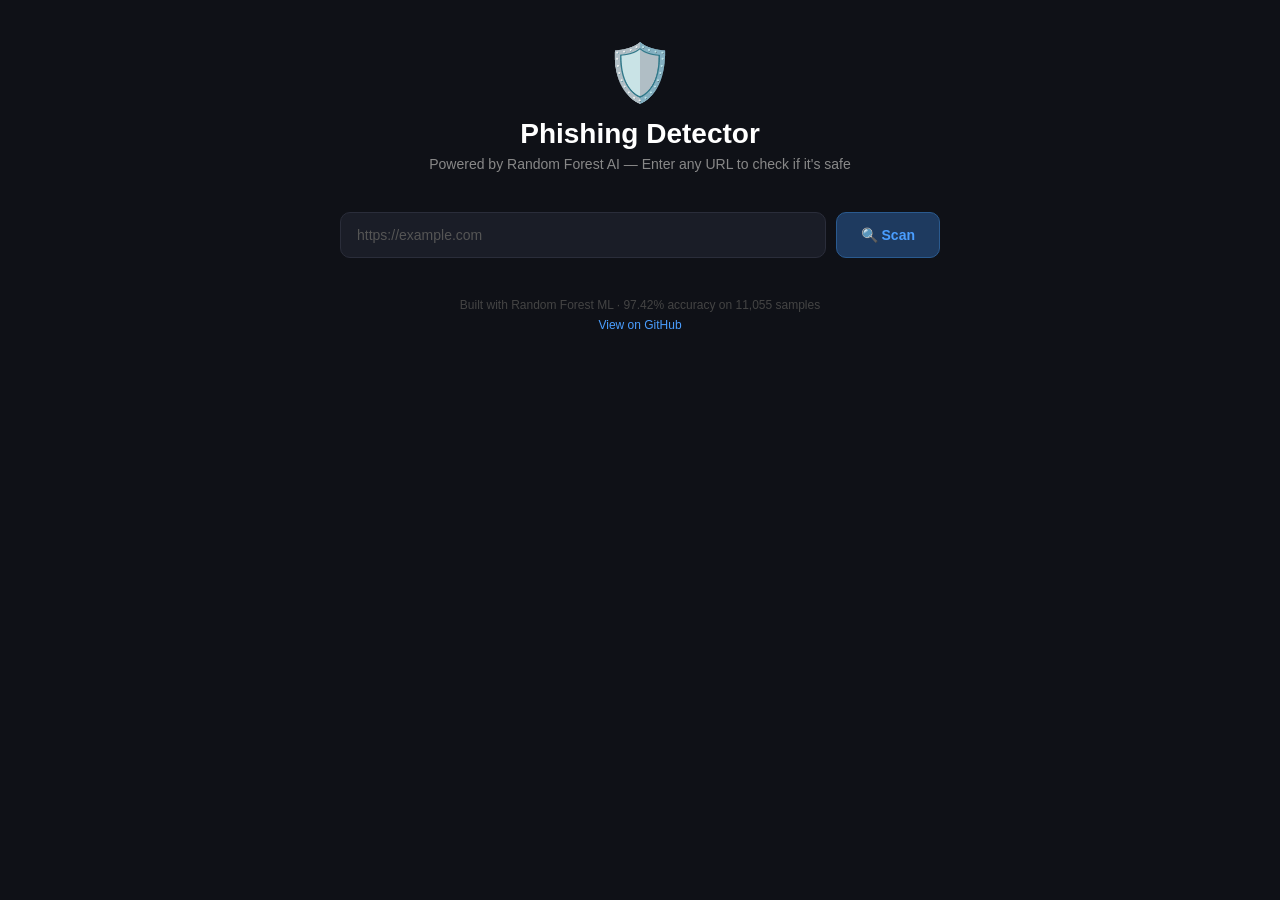
<file: webapp/index.html>
<!DOCTYPE html>
<html lang="en">
<head>
  <meta charset="UTF-8" />
  <meta name="viewport" content="width=device-width, initial-scale=1.0"/>
  <title>Phishing Detector</title>
  <style>
    * {
      margin: 0;
      padding: 0;
      box-sizing: border-box;
    }

    body {
      min-height: 100vh;
      background: #0f1117;
      color: #e0e0e0;
      font-family: 'Segoe UI', Tahoma, Geneva, Verdana, sans-serif;
      display: flex;
      flex-direction: column;
      align-items: center;
      padding: 40px 16px;
    }

    .container {
      width: 100%;
      max-width: 600px;
    }

    /* Header */
    .header {
      text-align: center;
      margin-bottom: 40px;
    }

    .header .logo {
      font-size: 56px;
      margin-bottom: 12px;
    }

    .header h1 {
      font-size: 28px;
      font-weight: 700;
      color: #ffffff;
      margin-bottom: 6px;
    }

    .header p {
      font-size: 14px;
      color: #888;
    }

    /* Input area */
    .input-area {
      display: flex;
      gap: 10px;
      margin-bottom: 24px;
    }

    .url-input {
      flex: 1;
      padding: 14px 16px;
      background: #1a1d27;
      border: 1px solid #2a2d3a;
      border-radius: 10px;
      color: #e0e0e0;
      font-size: 14px;
      outline: none;
      transition: border 0.2s;
    }

    .url-input:focus {
      border-color: #4a9eff;
    }

    .url-input::placeholder {
      color: #555;
    }

    .scan-btn {
      padding: 14px 24px;
      background: #1e3a5f;
      color: #4a9eff;
      border: 1px solid #2a5a8f;
      border-radius: 10px;
      font-size: 14px;
      font-weight: 600;
      cursor: pointer;
      transition: background 0.2s;
      white-space: nowrap;
    }

    .scan-btn:hover {
      background: #254a7a;
    }

    .scan-btn:disabled {
      opacity: 0.5;
      cursor: not-allowed;
    }

    /* Result card */
    .result-card {
      background: #1a1d27;
      border: 1px solid #2a2d3a;
      border-radius: 14px;
      padding: 28px;
      display: none;
    }

    .result-card.visible {
      display: block;
    }

    /* Scanning state */
    .scanning {
      text-align: center;
      padding: 20px 0;
    }

    .spinner {
      width: 44px;
      height: 44px;
      border: 4px solid #2a2d3a;
      border-top: 4px solid #4a9eff;
      border-radius: 50%;
      animation: spin 0.8s linear infinite;
      margin: 0 auto 16px;
    }

    @keyframes spin {
      to { transform: rotate(360deg); }
    }

    .scanning p {
      color: #888;
      font-size: 14px;
    }

    /* Verdict */
    .verdict-section {
      text-align: center;
      margin-bottom: 24px;
    }

    .verdict-icon {
      font-size: 52px;
      margin-bottom: 10px;
    }

    .verdict-label {
      font-size: 24px;
      font-weight: 700;
      margin-bottom: 4px;
    }

    .verdict-label.legitimate {
      color: #4caf50;
    }

    .verdict-label.phishing {
      color: #f44336;
    }

    .verdict-confidence {
      font-size: 13px;
      color: #888;
    }

    /* Scanned URL */
    .scanned-url {
      background: #0f1117;
      border: 1px solid #2a2d3a;
      border-radius: 8px;
      padding: 10px 14px;
      font-size: 12px;
      color: #aaa;
      word-break: break-all;
      margin-bottom: 20px;
      text-align: left;
    }

    /* Probability bars */
    .probability-section {
      margin-bottom: 20px;
    }

    .probability-section h3 {
      font-size: 12px;
      color: #666;
      text-transform: uppercase;
      letter-spacing: 1px;
      margin-bottom: 12px;
    }

    .bar-row {
      display: flex;
      align-items: center;
      gap: 10px;
      margin-bottom: 10px;
      font-size: 13px;
    }

    .bar-label {
      width: 80px;
      color: #aaa;
      text-align: right;
    }

    .bar-track {
      flex: 1;
      background: #2a2d3a;
      border-radius: 6px;
      height: 10px;
      overflow: hidden;
    }

    .bar-fill {
      height: 100%;
      border-radius: 6px;
      width: 0%;
      transition: width 0.8s ease;
    }

    .bar-fill.green { background: #4caf50; }
    .bar-fill.red   { background: #f44336; }

    .bar-pct {
      width: 40px;
      color: #aaa;
      font-size: 12px;
    }

    /* Feature grid */
    .features-section h3 {
      font-size: 12px;
      color: #666;
      text-transform: uppercase;
      letter-spacing: 1px;
      margin-bottom: 12px;
    }

    .feature-grid {
      display: grid;
      grid-template-columns: 1fr 1fr;
      gap: 6px;
    }

    .feature-item {
      display: flex;
      justify-content: space-between;
      align-items: center;
      background: #0f1117;
      border-radius: 6px;
      padding: 6px 10px;
      font-size: 11px;
    }

    .feature-name {
      color: #888;
      text-transform: capitalize;
    }

    .feature-value {
      font-weight: 600;
      font-size: 11px;
    }

    .feature-value.legit  { color: #4caf50; }
    .feature-value.suspicious { color: #ff9800; }
    .feature-value.phish  { color: #f44336; }

    /* Error */
    .error-section {
      text-align: center;
      padding: 20px 0;
    }

    .error-section .error-icon {
      font-size: 36px;
      margin-bottom: 10px;
    }

    .error-section p {
      color: #f44336;
      font-size: 14px;
    }

    /* Footer */
    .footer {
      text-align: center;
      margin-top: 40px;
      font-size: 12px;
      color: #444;
    }

    .footer a {
      color: #4a9eff;
      text-decoration: none;
    }

    /* Mobile */
    @media (max-width: 480px) {
      .input-area {
        flex-direction: column;
      }

      .scan-btn {
        width: 100%;
      }

      .feature-grid {
        grid-template-columns: 1fr;
      }

      .header h1 {
        font-size: 22px;
      }
    }
  </style>
</head>
<body>

  <div class="container">

    <!-- Header -->
    <div class="header">
      <div class="logo">🛡️</div>
      <h1>Phishing Detector</h1>
      <p>Powered by Random Forest AI — Enter any URL to check if it's safe</p>
    </div>

    <!-- Input -->
    <div class="input-area">
      <input
        type="text"
        class="url-input"
        id="url-input"
        placeholder="https://example.com"
        autocomplete="off"
        autocorrect="off"
        autocapitalize="off"
      />
      <button class="scan-btn" id="scan-btn" onclick="scanURL()">
        🔍 Scan
      </button>
    </div>

    <!-- Result card -->
    <div class="result-card" id="result-card">

      <!-- Scanning -->
      <div class="scanning" id="scanning-state">
        <div class="spinner"></div>
        <p>Analyzing website... This may take up to 30 seconds.</p>
      </div>

      <!-- Verdict -->
      <div id="verdict-state" style="display:none;">
        <div class="verdict-section">
          <div class="verdict-icon" id="verdict-icon"></div>
          <div class="verdict-label" id="verdict-label"></div>
          <div class="verdict-confidence" id="verdict-confidence"></div>
        </div>

        <div class="scanned-url" id="scanned-url"></div>

        <div class="probability-section">
          <h3>Probability Breakdown</h3>
          <div class="bar-row">
            <span class="bar-label">Legitimate</span>
            <div class="bar-track">
              <div class="bar-fill green" id="legit-bar"></div>
            </div>
            <span class="bar-pct" id="legit-pct">0%</span>
          </div>
          <div class="bar-row">
            <span class="bar-label">Phishing</span>
            <div class="bar-track">
              <div class="bar-fill red" id="phish-bar"></div>
            </div>
            <span class="bar-pct" id="phish-pct">0%</span>
          </div>
        </div>

        <div class="features-section">
          <h3>Feature Analysis</h3>
          <div class="feature-grid" id="feature-grid"></div>
        </div>
      </div>

      <!-- Error -->
      <div class="error-section" id="error-state" style="display:none;">
        <div class="error-icon">⚠️</div>
        <p id="error-message"></p>
      </div>

    </div>

    <!-- Footer -->
    <div class="footer">
      <p>Built with Random Forest ML · 97.42% accuracy on 11,055 samples</p>
      <p style="margin-top:6px;">
        <a href="https://github.com/IsaacTiza/phishing-detector" target="_blank">
          View on GitHub
        </a>
      </p>
    </div>

  </div>

  <script>
    const API_URL = "https://phishing-detector-npfz.onrender.com/check-url";

    // Allow Enter key to trigger scan
    document.getElementById("url-input").addEventListener("keydown", (e) => {
      if (e.key === "Enter") scanURL();
    });

    function showScanning() {
      document.getElementById("result-card").classList.add("visible");
      document.getElementById("scanning-state").style.display = "block";
      document.getElementById("verdict-state").style.display = "none";
      document.getElementById("error-state").style.display = "none";
    }

    function showVerdict(data) {
      document.getElementById("scanning-state").style.display = "none";
      document.getElementById("error-state").style.display = "none";
      document.getElementById("verdict-state").style.display = "block";

      const isLegit = data.verdict === "LEGITIMATE";

      document.getElementById("verdict-icon").textContent = isLegit ? "✅" : "🚨";
      document.getElementById("verdict-label").textContent = isLegit ? "Legitimate" : "Phishing / Malicious";
      document.getElementById("verdict-label").className = "verdict-label " + (isLegit ? "legitimate" : "phishing");
      document.getElementById("verdict-confidence").textContent = `Confidence: ${data.confidence}%`;
      document.getElementById("scanned-url").textContent = data.url;

      setTimeout(() => {
        document.getElementById("legit-bar").style.width = `${data.legitimate_probability}%`;
        document.getElementById("phish-bar").style.width = `${data.phishing_probability}%`;
        document.getElementById("legit-pct").textContent = `${data.legitimate_probability}%`;
        document.getElementById("phish-pct").textContent = `${data.phishing_probability}%`;
      }, 100);

      // Render features
      const grid = document.getElementById("feature-grid");
      grid.innerHTML = "";
      for (const [key, value] of Object.entries(data.features)) {
        const label = value === 1 ? "Legit" : value === 0 ? "Suspicious" : "Phishing";
        const cls = value === 1 ? "legit" : value === 0 ? "suspicious" : "phish";
        const name = key.replace(/_/g, " ");
        grid.innerHTML += `
          <div class="feature-item">
            <span class="feature-name">${name}</span>
            <span class="feature-value ${cls}">${label}</span>
          </div>`;
      }
    }

    function showError(message) {
      document.getElementById("scanning-state").style.display = "none";
      document.getElementById("verdict-state").style.display = "none";
      document.getElementById("error-state").style.display = "block";
      document.getElementById("error-message").textContent = message;
    }

    async function scanURL() {
      let url = document.getElementById("url-input").value.trim();
      if (!url) return;

      if (!url.startsWith("http")) url = "https://" + url;

      const btn = document.getElementById("scan-btn");
      btn.disabled = true;
      btn.textContent = "Scanning...";

      showScanning();

      try {
        const controller = new AbortController();
        const timeout = setTimeout(() => controller.abort(), 60000);

        const response = await fetch(API_URL, {
          method: "POST",
          headers: { "Content-Type": "application/json" },
          body: JSON.stringify({ url }),
          signal: controller.signal
        });

        clearTimeout(timeout);

        if (!response.ok) throw new Error(`Server error: ${response.status}`);

        const data = await response.json();

        if (data.verdict === "ERROR") {
          showError("Analysis failed: " + data.error);
        } else {
          showVerdict(data);
        }

      } catch (err) {
        if (err.name === "AbortError") {
          showError("Request timed out. The site took too long to respond.");
        } else {
          showError("Cannot reach backend. Try again in a moment.");
        }
      }

      btn.disabled = false;
      btn.textContent = "🔍 Scan";
    }
  </script>

</body>
</html>
</file>
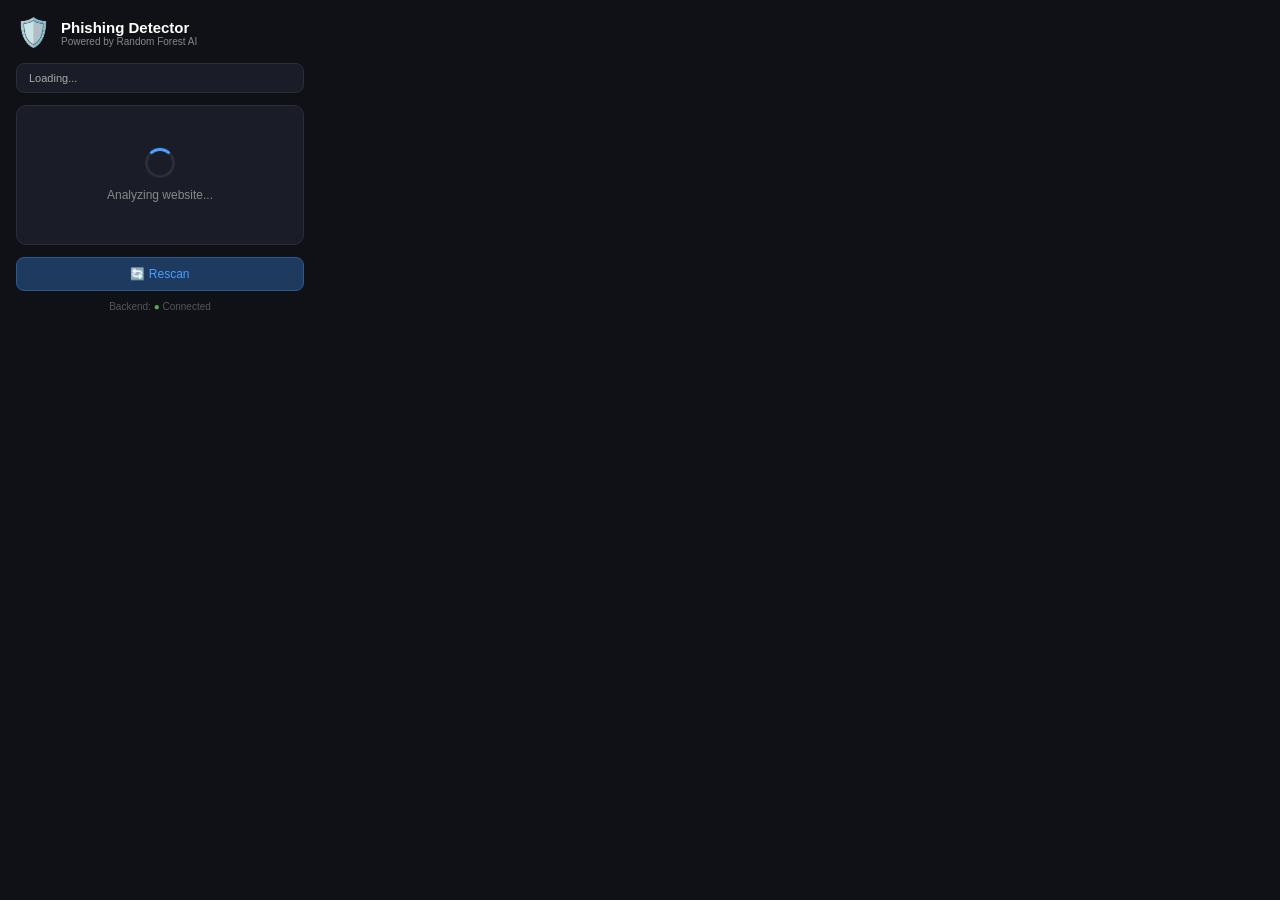
<file: extension/popup.html>
<!DOCTYPE html>
<html lang="en">
<head>
  <meta charset="UTF-8" />
  <meta name="viewport" content="width=device-width, initial-scale=1.0"/>
  <title>Phishing Detector</title>
  <link rel="stylesheet" href="styles.css" />
</head>
<body>

  <div class="container">

    <!-- Header -->
    <div class="header">
      <div class="logo">🛡️</div>
      <div class="title">
        <h1>Phishing Detector</h1>
        <p>Powered by Random Forest AI</p>
      </div>
    </div>

    <!-- Current URL display -->
    <div class="url-box">
      <span id="current-url">Loading...</span>
    </div>

    <!-- Result area -->
    <div class="result-box" id="result-box">
      <div class="scanning" id="scanning-state">
        <div class="spinner"></div>
        <p>Analyzing website...</p>
      </div>

      <div class="verdict" id="verdict-state" style="display:none;">
        <div class="verdict-icon" id="verdict-icon"></div>
        <div class="verdict-text" id="verdict-text"></div>
        <div class="confidence" id="confidence-text"></div>

        <div class="probability-bars">
          <div class="bar-row">
            <span>Legitimate</span>
            <div class="bar-track">
              <div class="bar-fill green" id="legit-bar"></div>
            </div>
            <span id="legit-pct">0%</span>
          </div>
          <div class="bar-row">
            <span>Phishing</span>
            <div class="bar-track">
              <div class="bar-fill red" id="phish-bar"></div>
            </div>
            <span id="phish-pct">0%</span>
          </div>
        </div>
      </div>

      <div class="error-state" id="error-state" style="display:none;">
        <div class="error-icon">⚠️</div>
        <p id="error-message">Could not analyze this page.</p>
      </div>
    </div>

    <!-- Rescan button -->
    <button class="rescan-btn" id="rescan-btn">🔄 Rescan</button>

    <!-- Footer -->
    <div class="footer">
      <span>Backend: <span id="backend-status">●</span> Connected</span>
    </div>

  </div>

  <script src="popup.js"></script>
</body>
</html>
</file>
<file: extension/styles.css>
* {
  margin: 0;
  padding: 0;
  box-sizing: border-box;
}

body {
  width: 320px;
  font-family: 'Segoe UI', Tahoma, Geneva, Verdana, sans-serif;
  background: #0f1117;
  color: #e0e0e0;
}

.container {
  padding: 16px;
}

/* Header */
.header {
  display: flex;
  align-items: center;
  gap: 10px;
  margin-bottom: 14px;
}

.logo {
  font-size: 28px;
}

.title h1 {
  font-size: 15px;
  font-weight: 700;
  color: #ffffff;
}

.title p {
  font-size: 10px;
  color: #888;
}

/* URL Box */
.url-box {
  background: #1a1d27;
  border: 1px solid #2a2d3a;
  border-radius: 8px;
  padding: 8px 12px;
  font-size: 11px;
  color: #aaa;
  word-break: break-all;
  margin-bottom: 12px;
  max-height: 40px;
  overflow: hidden;
  text-overflow: ellipsis;
  white-space: nowrap;
}

/* Result Box */
.result-box {
  background: #1a1d27;
  border: 1px solid #2a2d3a;
  border-radius: 10px;
  padding: 16px;
  margin-bottom: 12px;
  min-height: 140px;
  display: flex;
  align-items: center;
  justify-content: center;
}

/* Scanning state */
.scanning {
  text-align: center;
  color: #888;
}

.scanning p {
  font-size: 12px;
  margin-top: 10px;
}

.spinner {
  width: 30px;
  height: 30px;
  border: 3px solid #2a2d3a;
  border-top: 3px solid #4a9eff;
  border-radius: 50%;
  animation: spin 0.8s linear infinite;
  margin: 0 auto;
}

@keyframes spin {
  to { transform: rotate(360deg); }
}

/* Verdict state */
.verdict {
  width: 100%;
  text-align: center;
}

.verdict-icon {
  font-size: 36px;
  margin-bottom: 6px;
}

.verdict-text {
  font-size: 16px;
  font-weight: 700;
  margin-bottom: 4px;
}

.verdict-text.legitimate {
  color: #4caf50;
}

.verdict-text.phishing {
  color: #f44336;
}

.confidence {
  font-size: 11px;
  color: #888;
  margin-bottom: 14px;
}

/* Probability bars */
.probability-bars {
  width: 100%;
}

.bar-row {
  display: flex;
  align-items: center;
  gap: 8px;
  margin-bottom: 6px;
  font-size: 11px;
  color: #aaa;
}

.bar-row span:first-child {
  width: 65px;
  text-align: right;
}

.bar-row span:last-child {
  width: 30px;
  text-align: left;
}

.bar-track {
  flex: 1;
  background: #2a2d3a;
  border-radius: 4px;
  height: 8px;
  overflow: hidden;
}

.bar-fill {
  height: 100%;
  border-radius: 4px;
  transition: width 0.6s ease;
}

.bar-fill.green {
  background: #4caf50;
}

.bar-fill.red {
  background: #f44336;
}

/* Error state */
.error-state {
  text-align: center;
  color: #f44336;
}

.error-icon {
  font-size: 28px;
  margin-bottom: 8px;
}

.error-state p {
  font-size: 12px;
  color: #aaa;
}

/* Rescan button */
.rescan-btn {
  width: 100%;
  padding: 9px;
  background: #1e3a5f;
  color: #4a9eff;
  border: 1px solid #2a5a8f;
  border-radius: 8px;
  font-size: 12px;
  cursor: pointer;
  transition: background 0.2s;
  margin-bottom: 10px;
}

.rescan-btn:hover {
  background: #254a7a;
}

/* Footer */
.footer {
  text-align: center;
  font-size: 10px;
  color: #555;
}

#backend-status {
  color: #4caf50;
}
</file>
